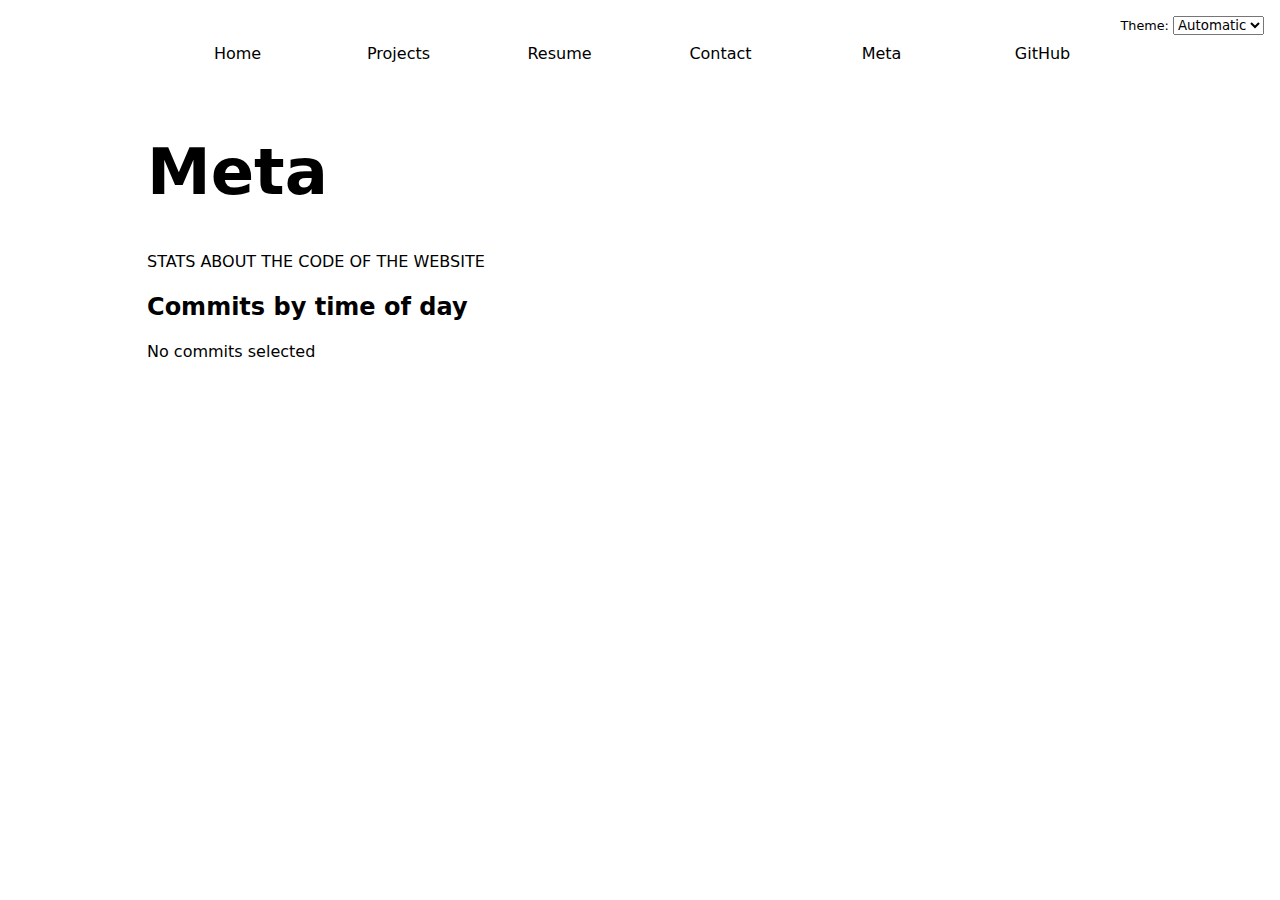
<file: meta/index.html>
<!DOCTYPE html>
<html lang="en">
<head>
    <meta charset="UTF-8">
    <meta name="viewport" content="width=device-width, initial-scale=1.0">
    <title>Meta</title>
    <link rel = "stylesheet" href="../style.css">
    <script src = "../global.js" type = "module"></script>
    <script src="https://d3js.org/d3.v7.min.js"></script>
</head>
<body>

    
    <h1>Meta</h1>

    <p>STATS ABOUT THE CODE OF THE WEBSITE</p>
    
    <script src="main.js"></script>
    <div id="stats"></div>
    
    <h2>Commits by time of day</h2>
    <div id="chart"></div>


    <dl id="commit-tooltip" class="info tooltip" hidden>
        <dt>Commit</dt>
        <dd>
          <a href="" id="commit-link" target="_blank"></a>
        </dd>
      
        <dt>Date</dt>
        <dd id="commit-date"></dd>

        <dt>Time</dt>
        <dd id="commit-time"></dd>

        <dt>Author</dt>
        <dd id="commit-author"></dd>


        <dt>Lines</dt>
        <dd id="commit-lines"></dd>
      
        
      </dl>

      <p id="selection-count">No commits selected</p>
      <dl id="language-breakdown" class="stats"></dl>

    
</body>
</html>
</file>
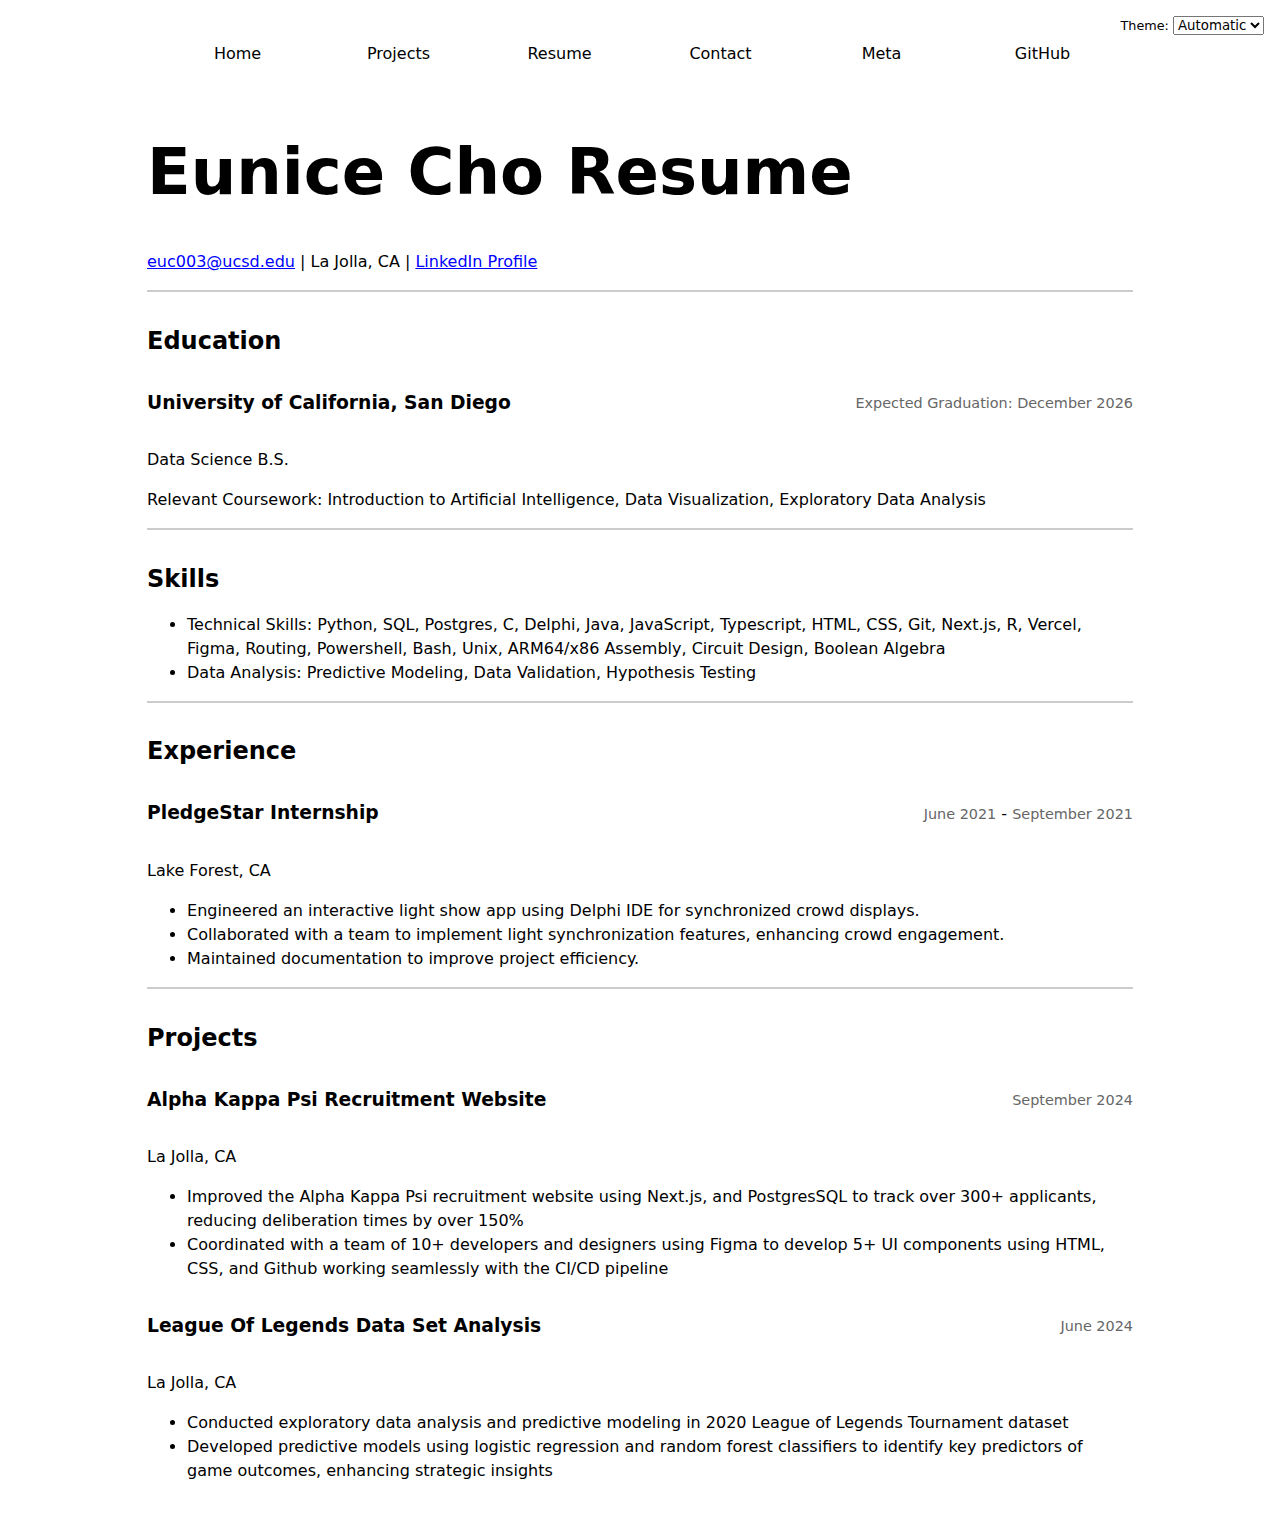
<file: resume/index.html>
<!DOCTYPE html>
<html lang="en">
<head>
    <meta charset="UTF-8">
    <meta name="viewport" content="width=device-width, initial-scale=1.0">
    <title>Resume</title>
    <link rel = "stylesheet" href="../style.css">
    <script src = "../global.js" type = "module"></script>
    <!-- <script src="index.js" type = "module"></script> -->
</head>
<body>
    
    <!-- <nav>
        <a href="../index.html">Home</a>
        <a href="../projects/index.html" >Projects</a>
        <a href="../contact/index.html" >Contact</a>
        <a href="../resume/index.html" >Resume</a>
        <a href="https://github.com/YooNice100" target = "_blank">GitHub</a>

    </nav> -->

   
    <main>
        <header>
            <h1>Eunice Cho Resume</h1>
            <p><a href="mailto:euc003@ucsd.edu">euc003@ucsd.edu</a> | La Jolla, CA | <a href="https://www.linkedin.com/in/eunice-cho-yoonice/" target="_blank">LinkedIn Profile</a></p>
        </header>

        <section>
            <h2>Education</h2>
            <article>
                <header>
                    <div class = "header-date">
                        <h3>University of California, San Diego</h3>
                        <time datetime="2026-12">Expected Graduation: December 2026</time>
                    </div>
                    
                </header>
                
                <p>Data Science B.S.</p>
                <p>Relevant Coursework: Introduction to Artificial Intelligence, Data Visualization, Exploratory Data Analysis</p>
            </article>
        
        </section>

        <section>
            <h2>Skills</h2>
            <ul>
                <li>Technical Skills: Python, SQL, Postgres, C, Delphi, Java, JavaScript, Typescript, HTML, CSS,  Git, Next.js, R, Vercel, Figma, Routing, Powershell, Bash, Unix, ARM64/x86 Assembly,  Circuit Design, Boolean Algebra</li>

                <li>Data Analysis: Predictive Modeling, Data Validation, Hypothesis Testing</li>
            </ul>
        </section>

        <section>
            <h2>Experience</h2>
            <article>
                <header>
                    <div class = "header-date">
                        <h3>PledgeStar Internship</h3>
                        <div class = "dates">
                            <time datetime="2021-06">June 2021</time> - <time datetime="2021-09">September 2021</time>
                        </div>
                
                    </div>
                </header>
                <p>Lake Forest, CA</p>
                <ul>
                    <li>Engineered an interactive light show app using Delphi IDE for synchronized crowd displays.</li>
                    <li>Collaborated with a team to implement light synchronization features, enhancing crowd engagement.</li>
                    <li>Maintained documentation to improve project efficiency.</li>
                </ul>
            </article>
        </section>

        <section>
            <h2>Projects</h2>
            <article>
                
                <header>
                    <dif class = header-date>
                        <h3>Alpha Kappa Psi Recruitment Website</h3>
                        <div class= "dates">
                            <time datetime="2024-09">September 2024</time>
        
                        </div>
                    </dif>
                    
                </header>
                
                <p> La Jolla, CA</p>
                <ul>
                    <li>Improved the Alpha Kappa Psi recruitment website using Next.js, and PostgresSQL to track over 300+ applicants, reducing deliberation times by over 150%</li>
                    <li>Coordinated with a team of 10+ developers and designers using Figma to develop 5+ UI components using HTML, CSS, and Github working seamlessly with the CI/CD pipeline</li>
                </ul>
               
            </article>
            <article>
                
                <header>
                    <div class = header-date>
                        <h3>League Of Legends Data Set Analysis</h3>
                        <div class = "dates">
                            <time datetime="2024-06">June 2024</time>
                        </div>
                    </div>
                    
                </header>
                <p>La Jolla, CA</p>

                <ul>
                    <li>Conducted exploratory data analysis and predictive modeling in 2020 League of Legends Tournament dataset</li>
                    <li>Developed predictive models using logistic regression and random forest classifiers to identify key predictors of game outcomes, enhancing strategic insights 
                    </li>
                </ul>
            </article>
        </section>
    </main>

 
 
</body>
</html>
</file>
<file: style.css>
html {
  color-scheme: light dark;
}

body {
    /* Set line height to 1.5 times the font size
         and use the OS’s UI font as the website font
       */
    font: 100%/1.5 system-ui;
    max-width: 100ch;
    margin-inline: max(1em, (100% - 100ch) / 2);
    padding: 1em;
    

    background-color: canvas;
    color: canvastext;

    --color-accent: oklch(65% 50% 0);
    accent-color: var(--color-accent);

  }

  nav {
    display: flex;
    padding: 10px;
    margin-bottom: 10px;

    --border-color: oklch(50% 10% 200 / 40%);
    /* border-bottom: 1px solid var(--border-color); */
  }

  nav a{
    flex: 1;
    text-align: center;
    padding: 0.5em;
    text-decoration: none;
    color: inherit;
    margin-bottom: 10px;

  }

  nav a.current{
    border-bottom: 0.4em solid oklch(80% 3% 200);
    padding-bottom: 0.2em;
  }



  nav a:hover{
    border-bottom: 0.4em solid var(--color-accent);
    background-color: color-mix(in oklch, var(--color-accent), canvas 85%);
    padding-bottom: 0.2em;


    color: canvastext;
  }


  form {
    display: grid;
    grid-template-columns: auto 1fr;
    gap: 1em;
  }

  .grid { 
    grid-column: 1 / -1;
  }

  button {
    grid-column: 1 / -1;
  }

  input, textarea {
    width: 100%;
    box-sizing: border-box;
  }

  .projects {
    display:grid;
    grid-template-columns: repeat(auto-fill, minmax(15em, 1fr));
    gap: 1em;
    padding: 1em;
  }

  .projects article {
    display: grid;
    grid-template-rows: subgrid;
    grid-row: span 3;
    gap: 1em;

  }

  .projects h2 {
    margin: 0;
    font-size: 2em;
  }

  .projects img {
    max-width: 100%; /* Ensures the image doesn't exceed its container */
    height: auto; /* Maintains aspect ratio */
    display: block; /* Prevents extra space below the image */
    margin: auto; /* Centers the image */
}


  main section {
    padding-top: 1em;
    border-top: 2px solid #ccc;
    margin-top: 1em;
    margin-bottom: 1em;

  }

  section article p {
    display: flex;
    justify-content: space-between;
  }

  section article time {
    margin-left: auto;
  }

  h1 {
    font-size: 400%;
    line-height: 1.1;
    text-wrap: balance;
  }

  h2, h3, h4, h5, h6 {
    line-height: 1.1;
    text-wrap: balance;
  }

  .header-date {
    display: flex;
    justify-content: space-between;
    align-items: center;
  }

  .header-date time {
    font-size: 0.9em;
    color: #666;

  }

  a {
    color: blue;
  }

  a:hover {
    color: purple;
  }

  .color-scheme{
    position: absolute;
    top: 1rem;
    right: 1rem;
    font-size: 0.8rem;
  }

  .color-scheme select{
    font-family: inherit;
  }

  body[data-theme="dark"] {
    background-color: #333;
    color: #fff;
  }
  
  body[data-theme="light"] {
    background-color: #fff;
    color: #000;
  }

  html[data-theme="dark"] {
    background-color:  #333;
    color: #fff;
  }
  
  html[data-theme="light"] {
    background-color: #fff;
    color: #000;
  }


  #projects-pie-plot {
    max-width: 20em;
    margin-block: 2em;
  
    overflow: visible;
  }

  .container {
    display: flex;
    align-items: center;
    gap: 4rem;

  }

  .legend {
    width: auto;
    display: grid;
    grid-template-columns: repeat(auto-fill, minmax(9em, 1fr));
    gap: 12px;
    border: 1px solid #ccc;
    border-radius: 4px;
    padding: 10px;
    margin: 1rem 0;
    flex: 1;
    list-style: none;

  }


  .legend li {
    display: flex;
    align-items: center;
    border: none;
    gap: 5px;
    
  }



  .legend li .swatch {
    width: 14px;
    height: 14px;
    border-radius: 4px;
    display: inline-block;
    background-color: var(--color);
  }

  path {
    transition: 300ms;
    cursor: pointer;
  }

  &:has(path:hover) {
    path:not(:hover) {
      opacity: 0.5;
    }
  }


  .selected {
    --color: oklch(60% 45% 0) !important;
    &:is(path) {
      fill: var(--color);
    }
    &:is(li) {
      font-weight: bold;
      /* color: var(--color); */
    }}




.gridlines line {
  stroke: #ddd;
  shape-rendering: crispEdges;
}



dl.info {
  display: grid;
  grid-template-columns: auto 1fr;
  gap: 4px 8px;
  background-color: rgba(255, 255, 255, 0.9);
  padding: 8px 12px;
  border-radius: 5px;
  box-shadow: 0 2px 8px rgba(0, 0, 0, 0.15);
  font-size: 14px;
  transition-duration: 500ms;
  transition-property: opacity, visibility;
}

dl.info dt {
  font-weight: bold;
  color: #555;
}

dl.info dd {
  margin: 0;
}

.tooltip {
  position: fixed;
  top: 1em;
  left: 1em;
  z-index: 100;
}

dl.info[hidden]:not(:hover, :focus-within) {
  opacity: 0;
  visibility: hidden;

}

circle {
  transition: 200ms;
  transform-origin: center;
  transform-box: fill-box;
}

circle:hover {
  transform: scale(1.5);
}


@keyframes marching-ants {
  to {
    stroke-dashoffset: -8; /* 5 + 3 */
  }
}

.selection {
  fill-opacity: 0.1;
  stroke: black;
  stroke-opacity: 0.7;
  stroke-dasharray: 5 3;
  animation: marching-ants 2s linear infinite;
}

circle.selected {
  fill: #ff6b6b;
}

.stats {
  display: grid;
  grid-template-columns: repeat(6, 1fr);
  gap: 20px;
  text-align: center;
  margin-top: 10px;
}


.stats dt {
  font-size: 14px;
  text-transform: uppercase;
  font-weight: bold;
  grid-row: 1;
}

.stats dd {
  font-size: 22px;
  margin: 0;
  grid-row: 2;
}
</file>
